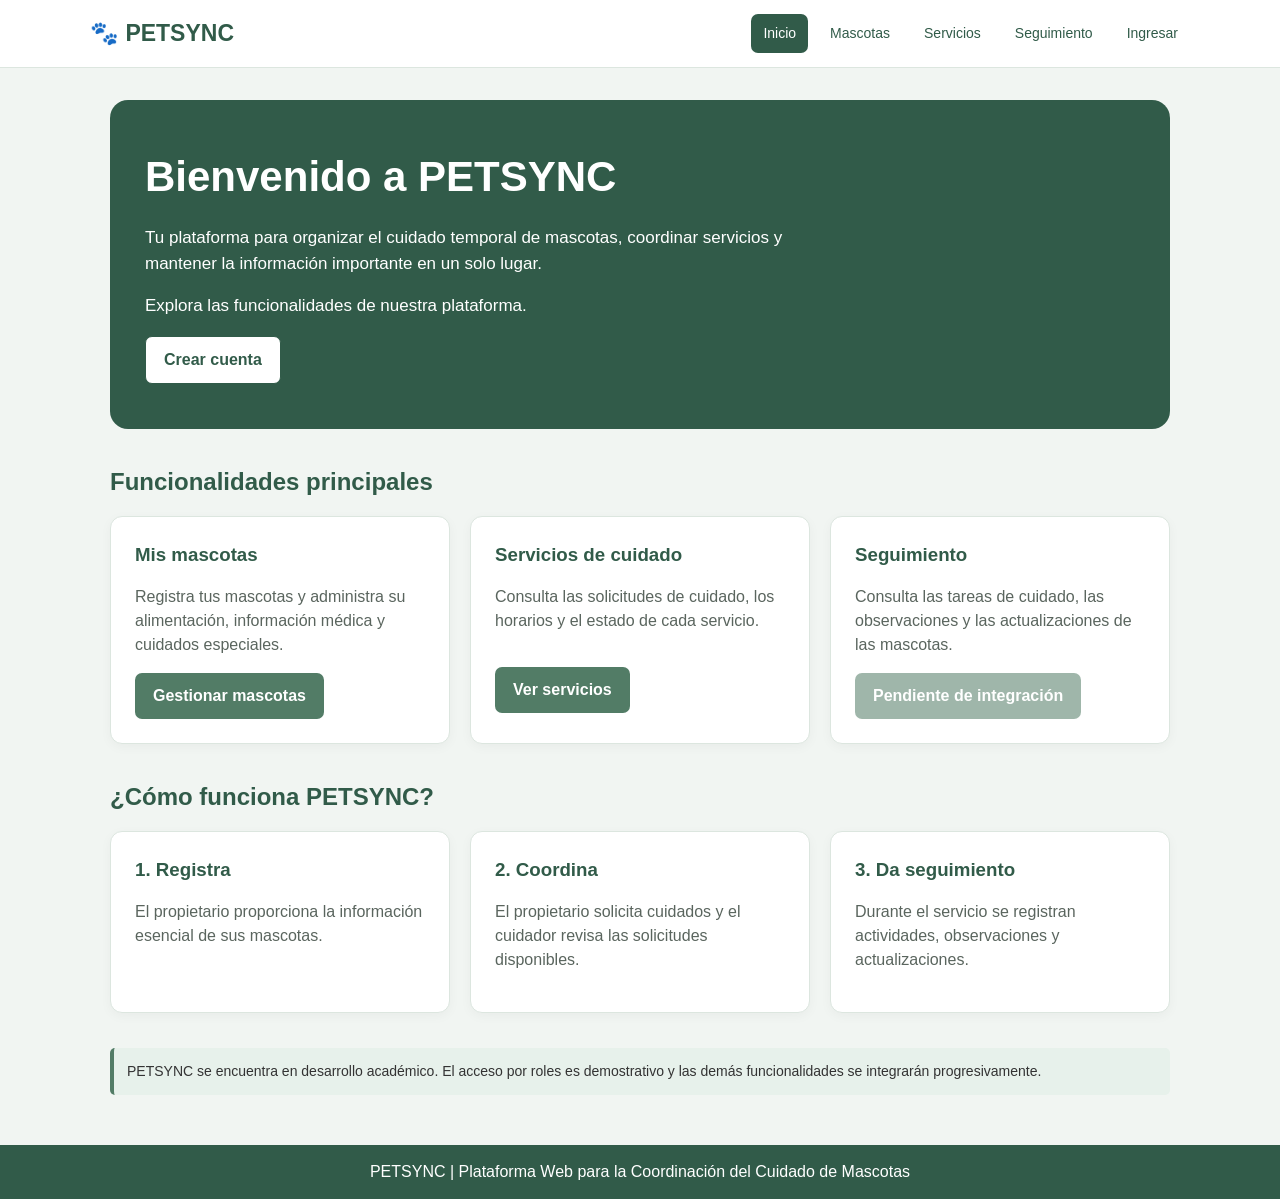
<file: index.html>
<!DOCTYPE html>
<html lang="es">
<head>
    <meta charset="UTF-8">
    <meta name="viewport" content="width=device-width, initial-scale=1.0">
    <title>PETSYNC | Inicio</title>
    <link rel="stylesheet" href="css/petsync.css">
</head>
<body class="petsync">

    <header class="ps-header">
        <a href="index.html" class="ps-logo">🐾 PETSYNC</a>

        <nav class="ps-nav" aria-label="Navegación principal">
            <a href="index.html" class="activo" aria-current="page">Inicio</a>
            <a href="create-mascota.html" data-rol="propietario">Mascotas</a>
            <a href="create-servicios.html">Servicios</a>
            <a href="#seguimiento">Seguimiento</a>
            <a href="login.html" id="accesoDemo">Ingresar</a>
            <button type="button" id="cerrarDemo" class="ps-oculto">Salir</button>
        </nav>
    </header>

    <main class="ps-contenedor">

        <section class="ps-hero">
            <h1 id="saludo">Bienvenido a PETSYNC</h1>
            <p>
                Tu plataforma para organizar el cuidado temporal de mascotas,
                coordinar servicios y mantener la información importante
                en un solo lugar.
            </p>
            <p id="rolActual">
                Explora las funcionalidades de nuestra plataforma.
            </p>
            <div class="ps-acciones">
                <a class="ps-boton ps-boton-secundario" href="registro.html">
                    Crear cuenta
                </a>
            </div>
        </section>

        <section class="ps-seccion" aria-labelledby="tituloServicios">
            <h2 id="tituloServicios">Funcionalidades principales</h2>

            <div class="ps-grid">

                <article class="ps-tarjeta" data-rol="propietario">
                    <h3>Mis mascotas</h3>
                    <p>
                        Registra tus mascotas y administra su alimentación,
                        información médica y cuidados especiales.
                    </p>
                    <a class="ps-boton" href="create-mascota.html">
                        Gestionar mascotas
                    </a>
                </article>

                <article class="ps-tarjeta">
                    <h3>Servicios de cuidado</h3>
                    <p>
                        Consulta las solicitudes de cuidado, los horarios
                        y el estado de cada servicio.
                    </p>
                    <a class="ps-boton" href="create-servicios.html">
                        Ver servicios
                    </a>
                </article>

                <article class="ps-tarjeta" id="seguimiento">
                    <h3>Seguimiento</h3>
                    <p>
                        Consulta las tareas de cuidado, las observaciones
                        y las actualizaciones de las mascotas.
                    </p>
                    <button class="ps-boton" type="button" disabled>
                        Pendiente de integración
                    </button>
                </article>

            </div>
        </section>

        <section class="ps-seccion" aria-labelledby="tituloProceso">
            <h2 id="tituloProceso">¿Cómo funciona PETSYNC?</h2>

            <div class="ps-grid">
                <article class="ps-tarjeta">
                    <h3>1. Registra</h3>
                    <p>
                        El propietario proporciona la información esencial
                        de sus mascotas.
                    </p>
                </article>

                <article class="ps-tarjeta">
                    <h3>2. Coordina</h3>
                    <p>
                        El propietario solicita cuidados y el cuidador
                        revisa las solicitudes disponibles.
                    </p>
                </article>

                <article class="ps-tarjeta">
                    <h3>3. Da seguimiento</h3>
                    <p>
                        Durante el servicio se registran actividades,
                        observaciones y actualizaciones.
                    </p>
                </article>
            </div>
        </section>

        <section class="ps-seccion">
            <div class="ps-aviso">
                PETSYNC se encuentra en desarrollo académico.
                El acceso por roles es demostrativo y las demás
                funcionalidades se integrarán progresivamente.
            </div>
        </section>

    </main>

    <footer class="ps-footer">
        PETSYNC | Plataforma Web para la Coordinación del Cuidado de Mascotas
    </footer>

    <script src="js/petsync.js"></script>
</body>
</html>
</file>
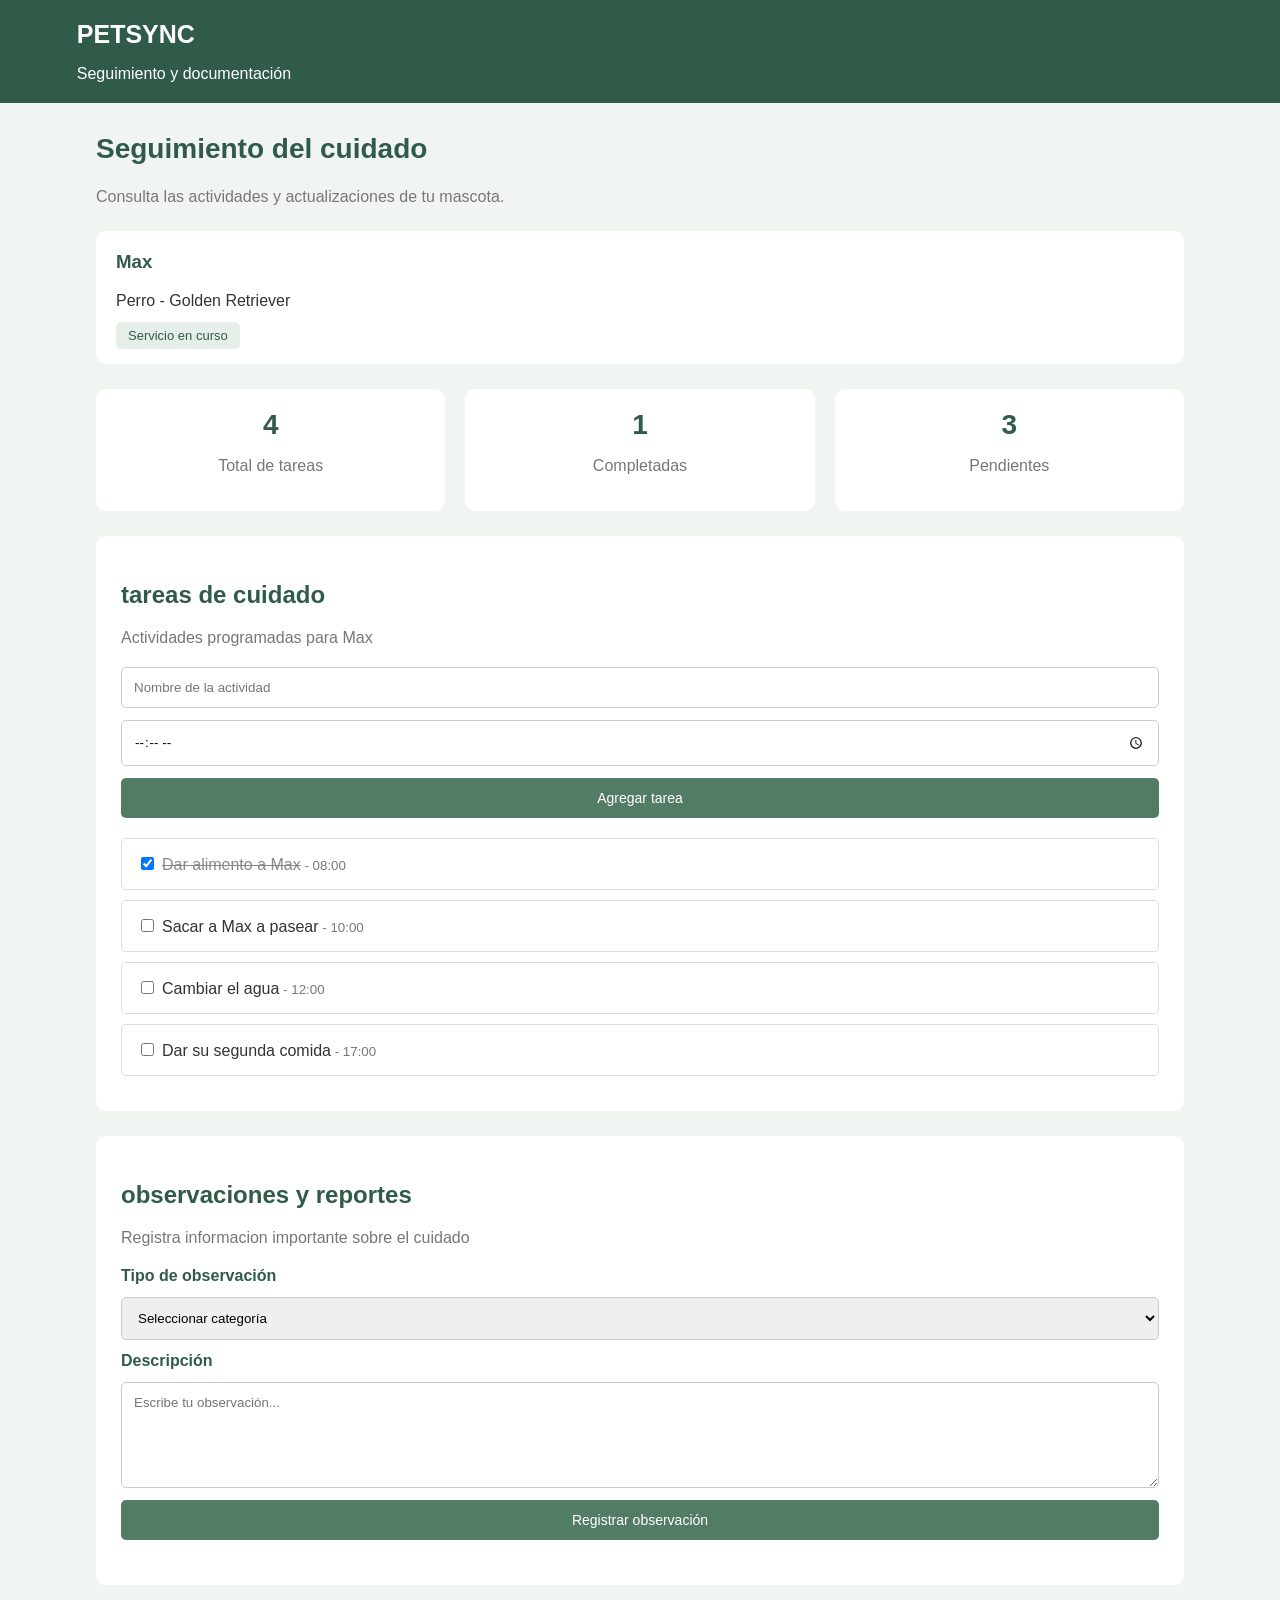
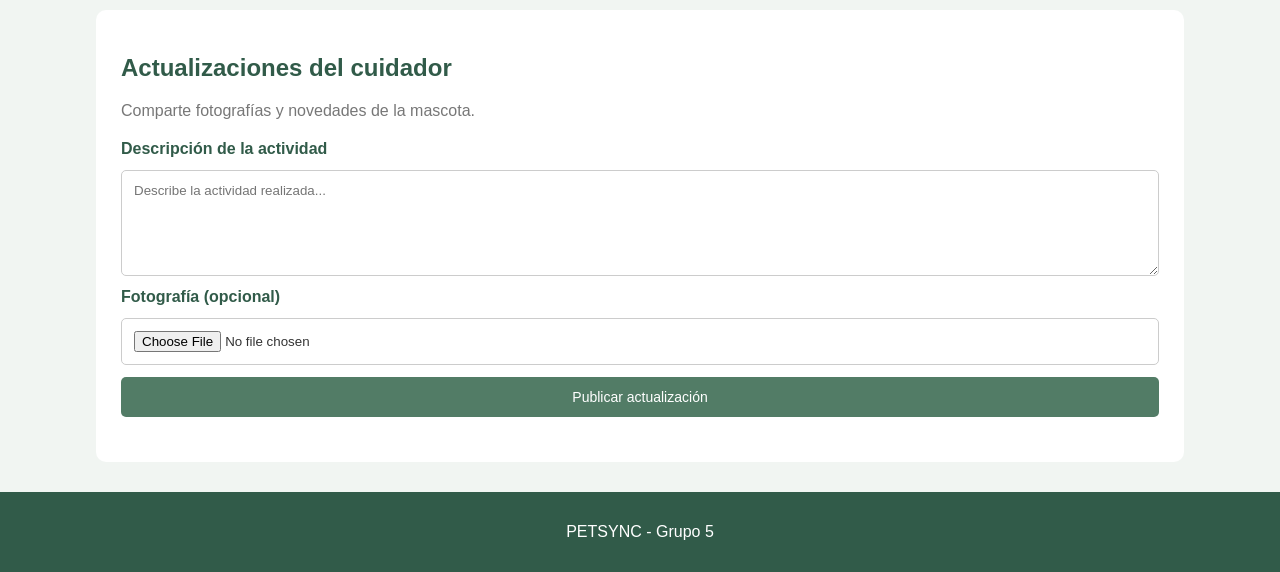
<file: Seguimiento/index.html>
<!DOCTYPE html>
<html lang="es">

<head>
    <meta charset="UTF-8">
    <meta name="viewport" content="width=device-width, initial-scale=1.0">

    <title>PETSYNC Seguimiento</title>

    <link rel="stylesheet" href="css/seguimiento.css">
</head>

<body>

    <!-- Encabezado -->
    <header class="encabezado">
        <h1>PETSYNC</h1>
        <p>Seguimiento y documentación</p>
    </header>

    <main class="contenedor">

        <!-- bienvenida -->
        <section class="bienvenida">
            <h2>Seguimiento del cuidado</h2>
            <p>Consulta las actividades y actualizaciones de tu mascota.</p>
        </section>

        <!-- info mascota -->
        <section class="mascota">
            <h3>Max</h3>
            <p>Perro - Golden Retriever</p>
            <span class="estado">Servicio en curso</span>

        </section>

        <!-- Resumen de tareas -->
        <section class="resumen">
            <div class="tarjeta">
                <h3 id="totalTareas">0</h3>
                <p>Total de tareas</p>
            </div>
            <div class="tarjeta">
                <h3 id="completadas">0</h3>
                <p>Completadas</p>
            </div>
            <div class="tarjeta">
                <h3 id="pendientes">0</h3>
                <p>Pendientes</p>
            </div>

        </section>

        <!-- tareas de cuidado -->

        <section class="seccion">

            <h2>tareas de cuidado</h2>

            <p>Actividades programadas para Max</p>

            <form id="formTarea">

                <input
                    type="text"
                    id="nombreTarea"
                    placeholder="Nombre de la actividad"
                    required
                >

                <input
                    type="time"
                    id="horaTarea"
                    required
                >

                <button type="submit">Agregar tarea</button>

            </form>

            <div id="listaTareas"></div>

        </section>

        <!-- observaciones -->

        <section class="seccion">

            <h2>observaciones y reportes</h2>

            <p>Registra informacion importante sobre el cuidado</p>

            <form id="formReporte">

                <label for="tipoReporte">Tipo de observación</label>

                <select id="tipoReporte" required>

                    <option value="">Seleccionar categoría</option>
                    <option>Alimentación</option>
                    <option>Comportamiento</option>
                    <option>Salud</option>
                    <option>Actividad física</option>
                    <option>Otro</option>

                </select>

                <label for="descripcionReporte">Descripción</label>

                <textarea
                    id="descripcionReporte"
                    placeholder="Escribe tu observación..."
                    required
                ></textarea>

                <button type="submit">Registrar observación</button>

            </form>

            <div id="listaReportes"></div>

        </section>

        <!-- actualizaciones -->

        <section class="seccion">

            <h2>Actualizaciones del cuidador</h2>
            <p>Comparte fotografías y novedades de la mascota.</p>

            <form id="formActualizacion">

                <label for="descripcionActualizacion">
                    Descripción de la actividad
                </label>

                <textarea
                    id="descripcionActualizacion"
                    placeholder="Describe la actividad realizada..."
                    required
                ></textarea>

                <label for="fotoActualizacion">Fotografía (opcional)</label>

                <input
                    type="file"
                    id="fotoActualizacion"
                    accept="image/*"
                >

                <button type="submit">Publicar actualización</button>

            </form>

            <div id="listaActualizaciones"></div>

        </section>

    </main>

    <footer>
        <p>PETSYNC - Grupo 5</p>
    </footer>
    <script src="js/seguimiento.js"></script>

</body>


</html>
</file>
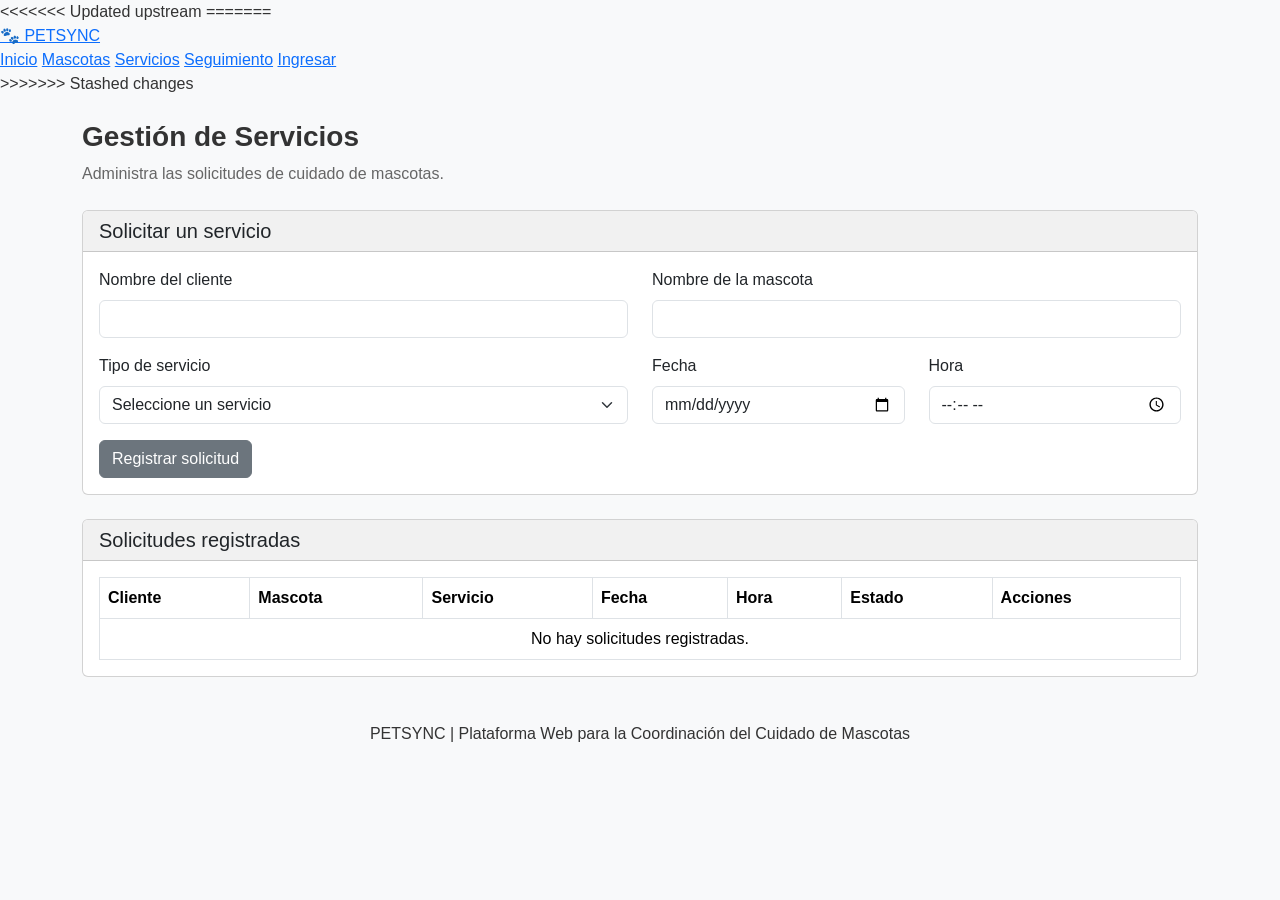
<file: create-servicios.html>
<!DOCTYPE html>
<html lang="es">
<head>
    <meta charset="UTF-8">
    <meta name="viewport" content="width=device-width, initial-scale=1.0">

    <title>Gestión de Servicios</title>

    <link href="https://cdn.jsdelivr.net/npm/bootstrap@5.3.3/dist/css/bootstrap.min.css" rel="stylesheet">
    <link rel="stylesheet" href="css/estilos.css">
</head>

<<<<<<< Updated upstream
<body>
=======
<body class="petsync-integrada pagina-servicios">
<header class="ps-header">
    <a href="inicio.html" class="ps-logo">🐾 PETSYNC</a>
    <nav class="ps-nav" aria-label="Navegación principal">
        <a href="inicio.html">Inicio</a>
        <a href="create-mascota.html">Mascotas</a>
        <a href="create-servicios.html">Servicios</a>
        <a href="seguimiento.html">Seguimiento</a>
        <a href="login.html">Ingresar</a>
    </nav>
</header>
>>>>>>> Stashed changes

    <main class="container mt-4">

        <header class="mb-4">
            <h1>Gestión de Servicios</h1>
            <p>Administra las solicitudes de cuidado de mascotas.</p>
        </header>

        <section class="card mb-4">

            <div class="card-header">
                <h2 class="h5 mb-0">Solicitar un servicio</h2>
            </div>

            <div class="card-body">

                <form id="formularioServicio">

                    <div class="row">

                        <div class="col-md-6 mb-3">
                            <label for="nombreCliente" class="form-label">
                                Nombre del cliente
                            </label>
                            <input type="text" class="form-control"
                                id="nombreCliente" required>
                        </div>

                        <div class="col-md-6 mb-3">
                            <label for="nombreMascota" class="form-label">
                                Nombre de la mascota
                            </label>
                            <input type="text" class="form-control"
                                id="nombreMascota" required>
                        </div>

                        <div class="col-md-6 mb-3">
                            <label for="tipoServicio" class="form-label">
                                Tipo de servicio
                            </label>

                            <select class="form-select" id="tipoServicio" required>
                                <option value="">Seleccione un servicio</option>
                                <option value="Paseo">Paseo</option>
                                <option value="Alimentación">Alimentación</option>
                                <option value="Baño">Baño</option>
                                <option value="Cuidado temporal">Cuidado temporal</option>
                            </select>
                        </div>

                        <div class="col-md-3 mb-3">
                            <label for="fechaServicio" class="form-label">
                                Fecha
                            </label>
                            <input type="date" class="form-control"
                                id="fechaServicio" required>
                        </div>

                        <div class="col-md-3 mb-3">
                            <label for="horaServicio" class="form-label">
                                Hora
                            </label>
                            <input type="time" class="form-control"
                                id="horaServicio" required>
                        </div>

                    </div>

                    <button type="submit" class="btn btn-secondary">
                        Registrar solicitud
                    </button>

                </form>

            </div>
        </section>

        <section class="card">

            <div class="card-header">
                <h2 class="h5 mb-0">Solicitudes registradas</h2>
            </div>

            <div class="card-body">

                <div class="table-responsive">

                    <table class="table table-bordered table-hover">

                        <thead>
                            <tr>
                                <th>Cliente</th>
                                <th>Mascota</th>
                                <th>Servicio</th>
                                <th>Fecha</th>
                                <th>Hora</th>
                                <th>Estado</th>
                                <th>Acciones</th>
                            </tr>
                        </thead>

                        <tbody id="listaSolicitudes">
                            <tr>
                                <td colspan="7" class="text-center">
                                    No hay solicitudes registradas.
                                </td>
                            </tr>
                        </tbody>

                    </table>

                </div>

            </div>
        </section>

    </main>

    <footer class="ps-footer">
        PETSYNC | Plataforma Web para la Coordinación del Cuidado de Mascotas
    </footer>
    
    <script src="js/servicios.js"></script>

</body>
</html>
</file>
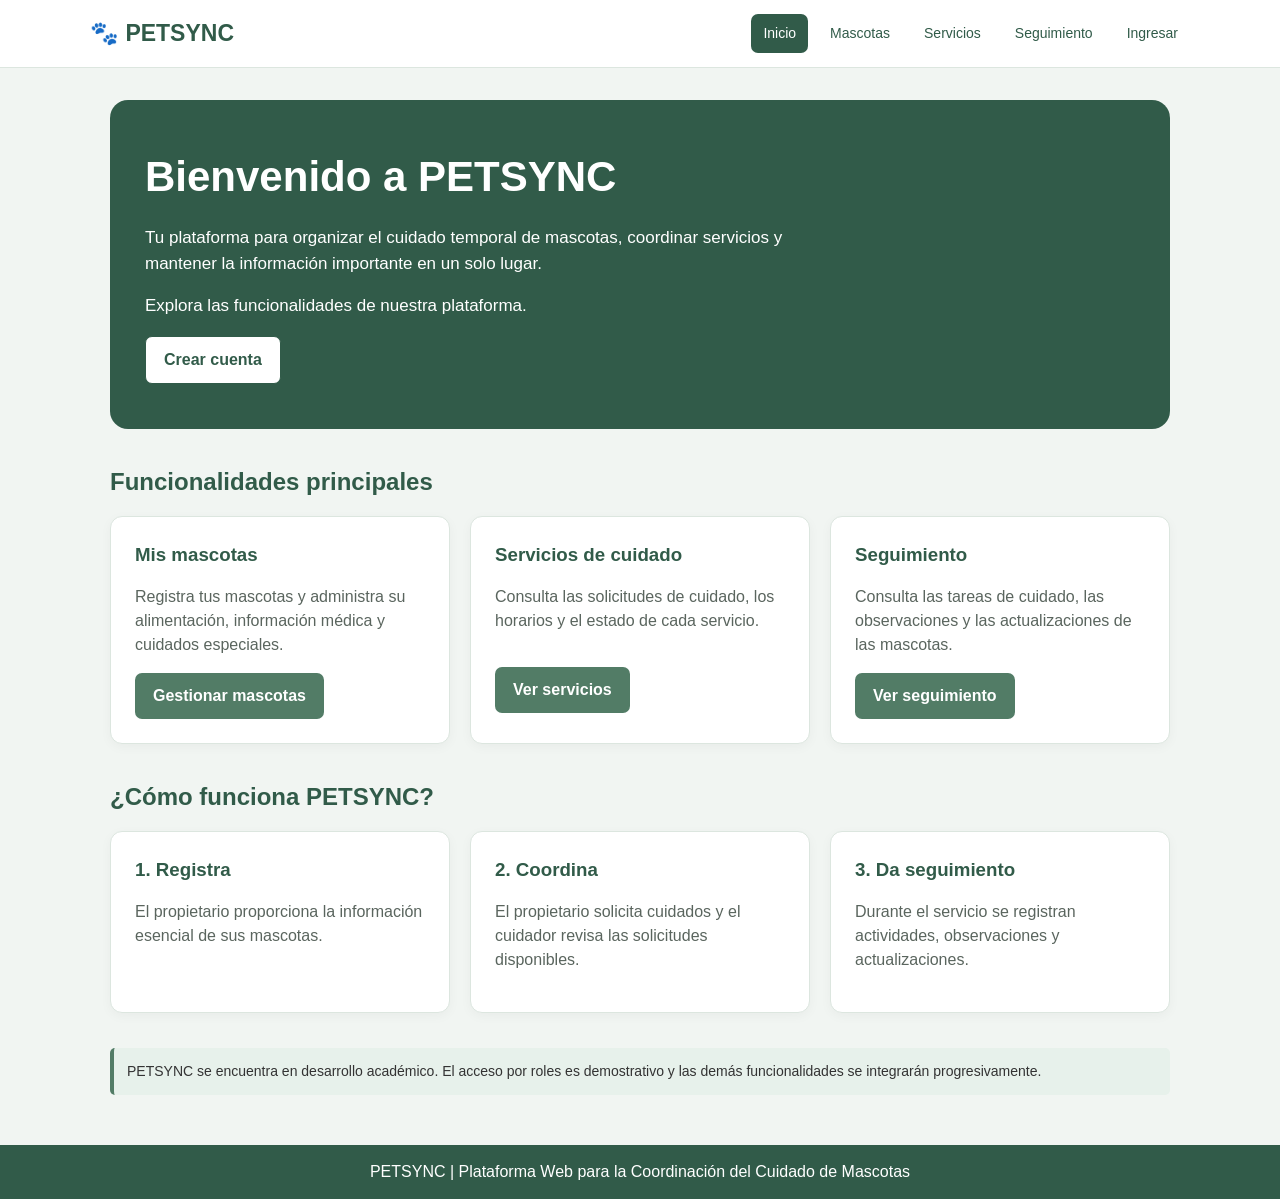
<file: inicio.html>
<!DOCTYPE html>
<html lang="es">
<head>
    <meta charset="UTF-8">
    <meta name="viewport" content="width=device-width, initial-scale=1.0">
    <title>PETSYNC | Inicio</title>
    <link rel="stylesheet" href="css/petsync.css">
</head>
<body class="petsync">

    <header class="ps-header">
        <a href="inicio.html" class="ps-logo">🐾 PETSYNC</a>

        <nav class="ps-nav" aria-label="Navegación principal">
            <a href="inicio.html" class="activo" aria-current="page">Inicio</a>
            <a href="create-mascota.html" data-rol="propietario">Mascotas</a>
            <a href="create-servicios.html">Servicios</a>
            <a href="seguimiento.html">Seguimiento</a>
            <a href="login.html" id="accesoDemo">Ingresar</a>
            <button type="button" id="cerrarDemo" class="ps-oculto">Salir</button>
        </nav>
    </header>

    <main class="ps-contenedor">

        <section class="ps-hero">
            <h1 id="saludo">Bienvenido a PETSYNC</h1>
            <p>
                Tu plataforma para organizar el cuidado temporal de mascotas,
                coordinar servicios y mantener la información importante
                en un solo lugar.
            </p>
            <p id="rolActual">
                Explora las funcionalidades de nuestra plataforma.
            </p>
            <div class="ps-acciones">
                <a class="ps-boton ps-boton-secundario" href="registro.html">
                    Crear cuenta
                </a>
            </div>
        </section>

        <section class="ps-seccion" aria-labelledby="tituloServicios">
            <h2 id="tituloServicios">Funcionalidades principales</h2>

            <div class="ps-grid">

                <article class="ps-tarjeta" data-rol="propietario">
                    <h3>Mis mascotas</h3>
                    <p>
                        Registra tus mascotas y administra su alimentación,
                        información médica y cuidados especiales.
                    </p>
                    <a class="ps-boton" href="create-mascota.html">
                        Gestionar mascotas
                    </a>
                </article>

                <article class="ps-tarjeta">
                    <h3>Servicios de cuidado</h3>
                    <p>
                        Consulta las solicitudes de cuidado, los horarios
                        y el estado de cada servicio.
                    </p>
                    <a class="ps-boton" href="create-servicios.html">
                        Ver servicios
                    </a>
                </article>

                <article class="ps-tarjeta" id="seguimiento">
                    <h3>Seguimiento</h3>
                    <p>
                        Consulta las tareas de cuidado, las observaciones
                        y las actualizaciones de las mascotas.
                    </p>
                    <a class="ps-boton" href="seguimiento.html">
                        Ver seguimiento
                    </a>
                </article>

            </div>
        </section>

        <section class="ps-seccion" aria-labelledby="tituloProceso">
            <h2 id="tituloProceso">¿Cómo funciona PETSYNC?</h2>

            <div class="ps-grid">
                <article class="ps-tarjeta">
                    <h3>1. Registra</h3>
                    <p>
                        El propietario proporciona la información esencial
                        de sus mascotas.
                    </p>
                </article>

                <article class="ps-tarjeta">
                    <h3>2. Coordina</h3>
                    <p>
                        El propietario solicita cuidados y el cuidador
                        revisa las solicitudes disponibles.
                    </p>
                </article>

                <article class="ps-tarjeta">
                    <h3>3. Da seguimiento</h3>
                    <p>
                        Durante el servicio se registran actividades,
                        observaciones y actualizaciones.
                    </p>
                </article>
            </div>
        </section>

        <section class="ps-seccion">
            <div class="ps-aviso">
                PETSYNC se encuentra en desarrollo académico.
                El acceso por roles es demostrativo y las demás
                funcionalidades se integrarán progresivamente.
            </div>
        </section>

    </main>

    <footer class="ps-footer">
        PETSYNC | Plataforma Web para la Coordinación del Cuidado de Mascotas
    </footer>

    <script src="js/petsync.js"></script>
</body>
</html>
</file>
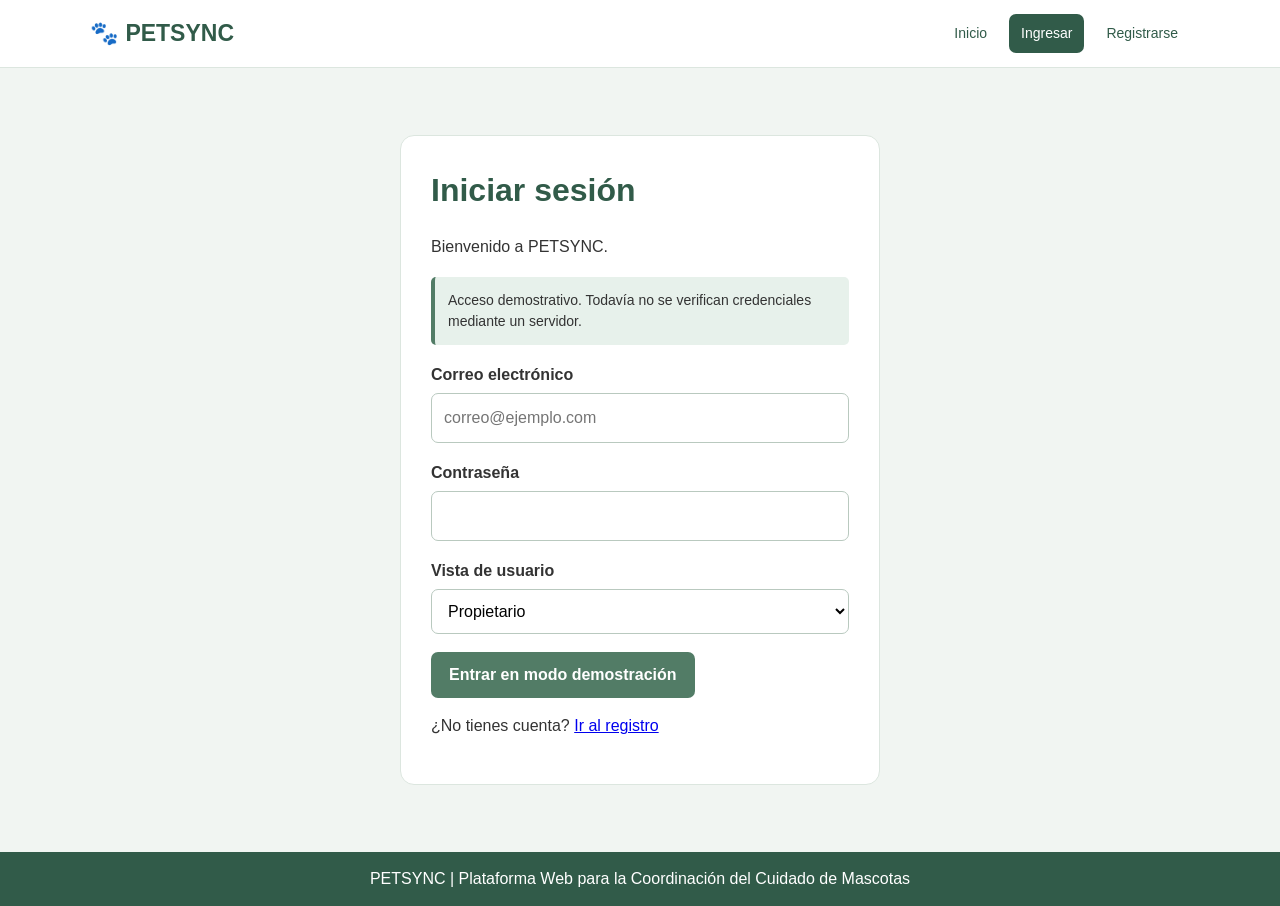
<file: login.html>
<!DOCTYPE html>
<html lang="es">
<head>
    <meta charset="UTF-8">
    <meta name="viewport" content="width=device-width, initial-scale=1.0">
    <title>PETSYNC | Iniciar sesión</title>
    <link rel="stylesheet" href="css/petsync.css">
</head>
<body class="petsync">

    <header class="ps-header">
        <a href="inicio.html" class="ps-logo">🐾 PETSYNC</a>
        <nav class="ps-nav" aria-label="Navegación principal">
            <a href="inicio.html">Inicio</a>
            <a href="login.html" class="activo" aria-current="page">Ingresar</a>
            <a href="registro.html">Registrarse</a>
        </nav>
    </header>

    <main class="ps-contenedor">
        <form id="formLogin" class="ps-formulario">
            <h1>Iniciar sesión</h1>
            <p>Bienvenido a PETSYNC.</p>

            <div class="ps-aviso">
                Acceso demostrativo. Todavía no se verifican
                credenciales mediante un servidor.
            </div>

            <div class="ps-campo">
                <label for="correo">Correo electrónico</label>
                <input type="email" id="correo" name="correo"
                       placeholder="correo@ejemplo.com"
                       autocomplete="email" required>
            </div>

            <div class="ps-campo">
                <label for="clave">Contraseña</label>
                <input type="password" id="clave" name="clave"
                       minlength="8" autocomplete="current-password"
                       required>
            </div>

            <div class="ps-campo">
                <label for="rol">Vista de usuario</label>
                <select id="rol" name="rol" required>
                    <option value="propietario">Propietario</option>
                    <option value="cuidador">Cuidador</option>
                </select>
            </div>

            <button class="ps-boton" type="submit">
                Entrar en modo demostración
            </button>

            <p>
                ¿No tienes cuenta?
                <a href="registro.html">Ir al registro</a>
            </p>
        </form>
    </main>

    <footer class="ps-footer">
        PETSYNC | Plataforma Web para la Coordinación del Cuidado de Mascotas
    </footer>

    <script src="js/petsync.js"></script>
</body>
</html>
</file>
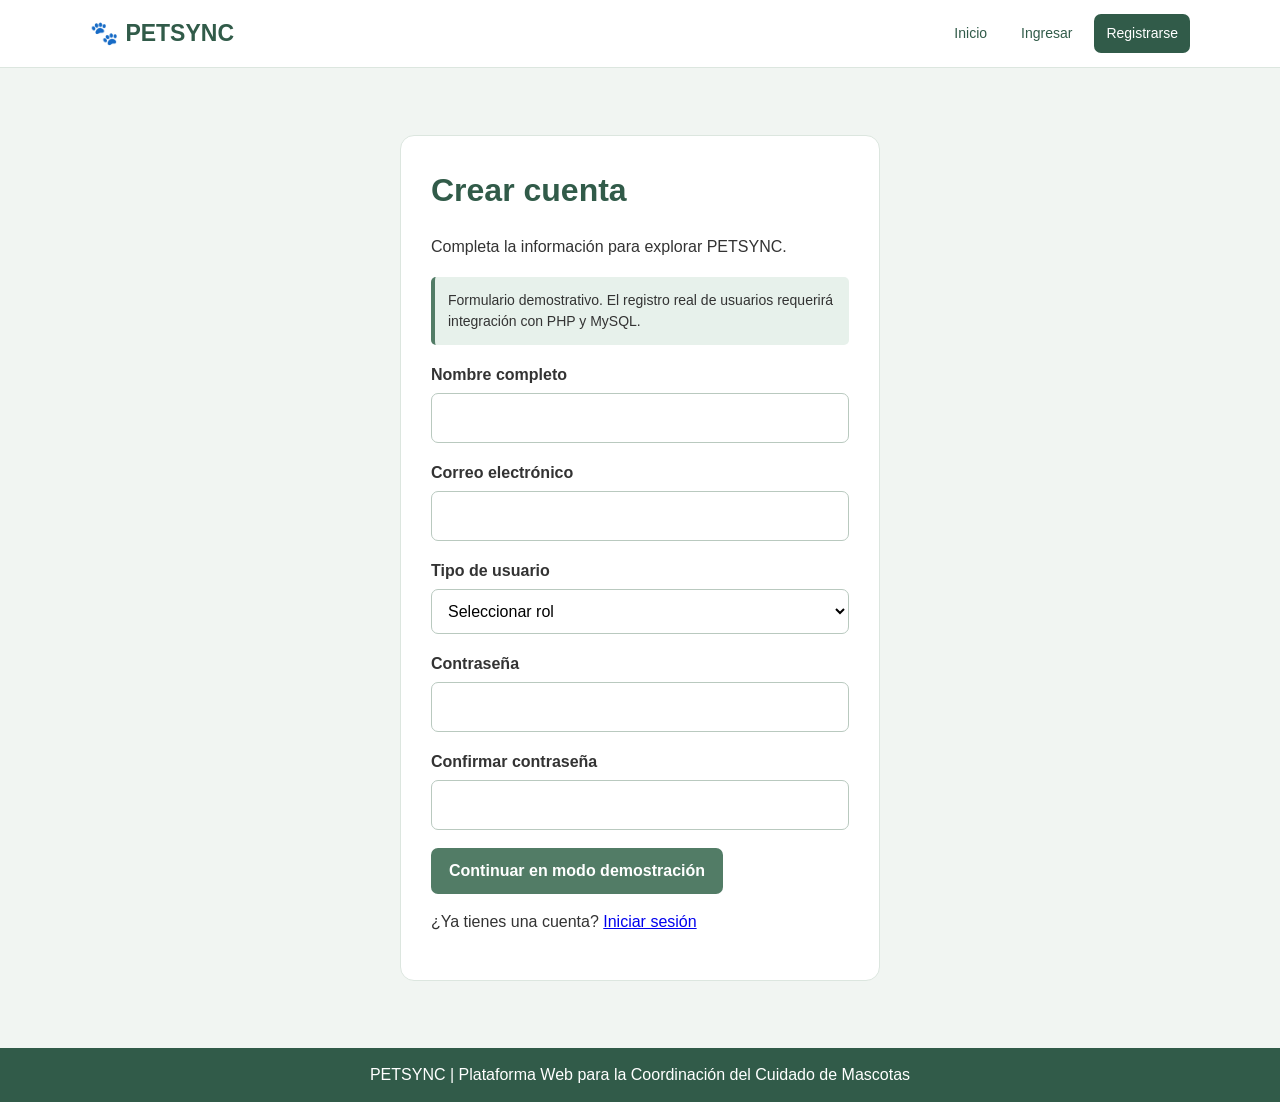
<file: registro.html>
<!DOCTYPE html>
<html lang="es">
<head>
    <meta charset="UTF-8">
    <meta name="viewport" content="width=device-width, initial-scale=1.0">
    <title>PETSYNC | Registro</title>
    <link rel="stylesheet" href="css/petsync.css">
</head>
<body class="petsync">

    <header class="ps-header">
        <a href="inicio.html" class="ps-logo">🐾 PETSYNC</a>
        <nav class="ps-nav" aria-label="Navegación principal">
            <a href="inicio.html">Inicio</a>
            <a href="login.html">Ingresar</a>
            <a href="registro.html" class="activo" aria-current="page">
                Registrarse
            </a>
        </nav>
    </header>

    <main class="ps-contenedor">
        <form id="formRegistro" class="ps-formulario">
            <h1>Crear cuenta</h1>
            <p>Completa la información para explorar PETSYNC.</p>

            <div class="ps-aviso">
                Formulario demostrativo. El registro real de usuarios
                requerirá integración con PHP y MySQL.
            </div>

            <div class="ps-campo">
                <label for="nombre">Nombre completo</label>
                <input type="text" id="nombre" name="nombre"
                       maxlength="100" autocomplete="name" required>
            </div>

            <div class="ps-campo">
                <label for="correo">Correo electrónico</label>
                <input type="email" id="correo" name="correo"
                       autocomplete="email" required>
            </div>

            <div class="ps-campo">
                <label for="rol">Tipo de usuario</label>
                <select id="rol" name="rol" required>
                    <option value="">Seleccionar rol</option>
                    <option value="propietario">Propietario</option>
                    <option value="cuidador">Cuidador</option>
                </select>
            </div>

            <div class="ps-campo">
                <label for="clave">Contraseña</label>
                <input type="password" id="clave" name="clave"
                       minlength="8" autocomplete="new-password" required>
            </div>

            <div class="ps-campo">
                <label for="confirmacion">Confirmar contraseña</label>
                <input type="password" id="confirmacion"
                       name="confirmacion" minlength="8"
                       autocomplete="new-password" required>
            </div>

            <p id="mensajeRegistro" class="ps-aviso ps-oculto"
               role="alert"></p>

            <button class="ps-boton" type="submit">
                Continuar en modo demostración
            </button>

            <p>
                ¿Ya tienes una cuenta?
                <a href="login.html">Iniciar sesión</a>
            </p>
        </form>
    </main>

    <footer class="ps-footer">
        PETSYNC | Plataforma Web para la Coordinación del Cuidado de Mascotas
    </footer>

    <script src="js/petsync.js"></script>
</body>
</html>
</file>
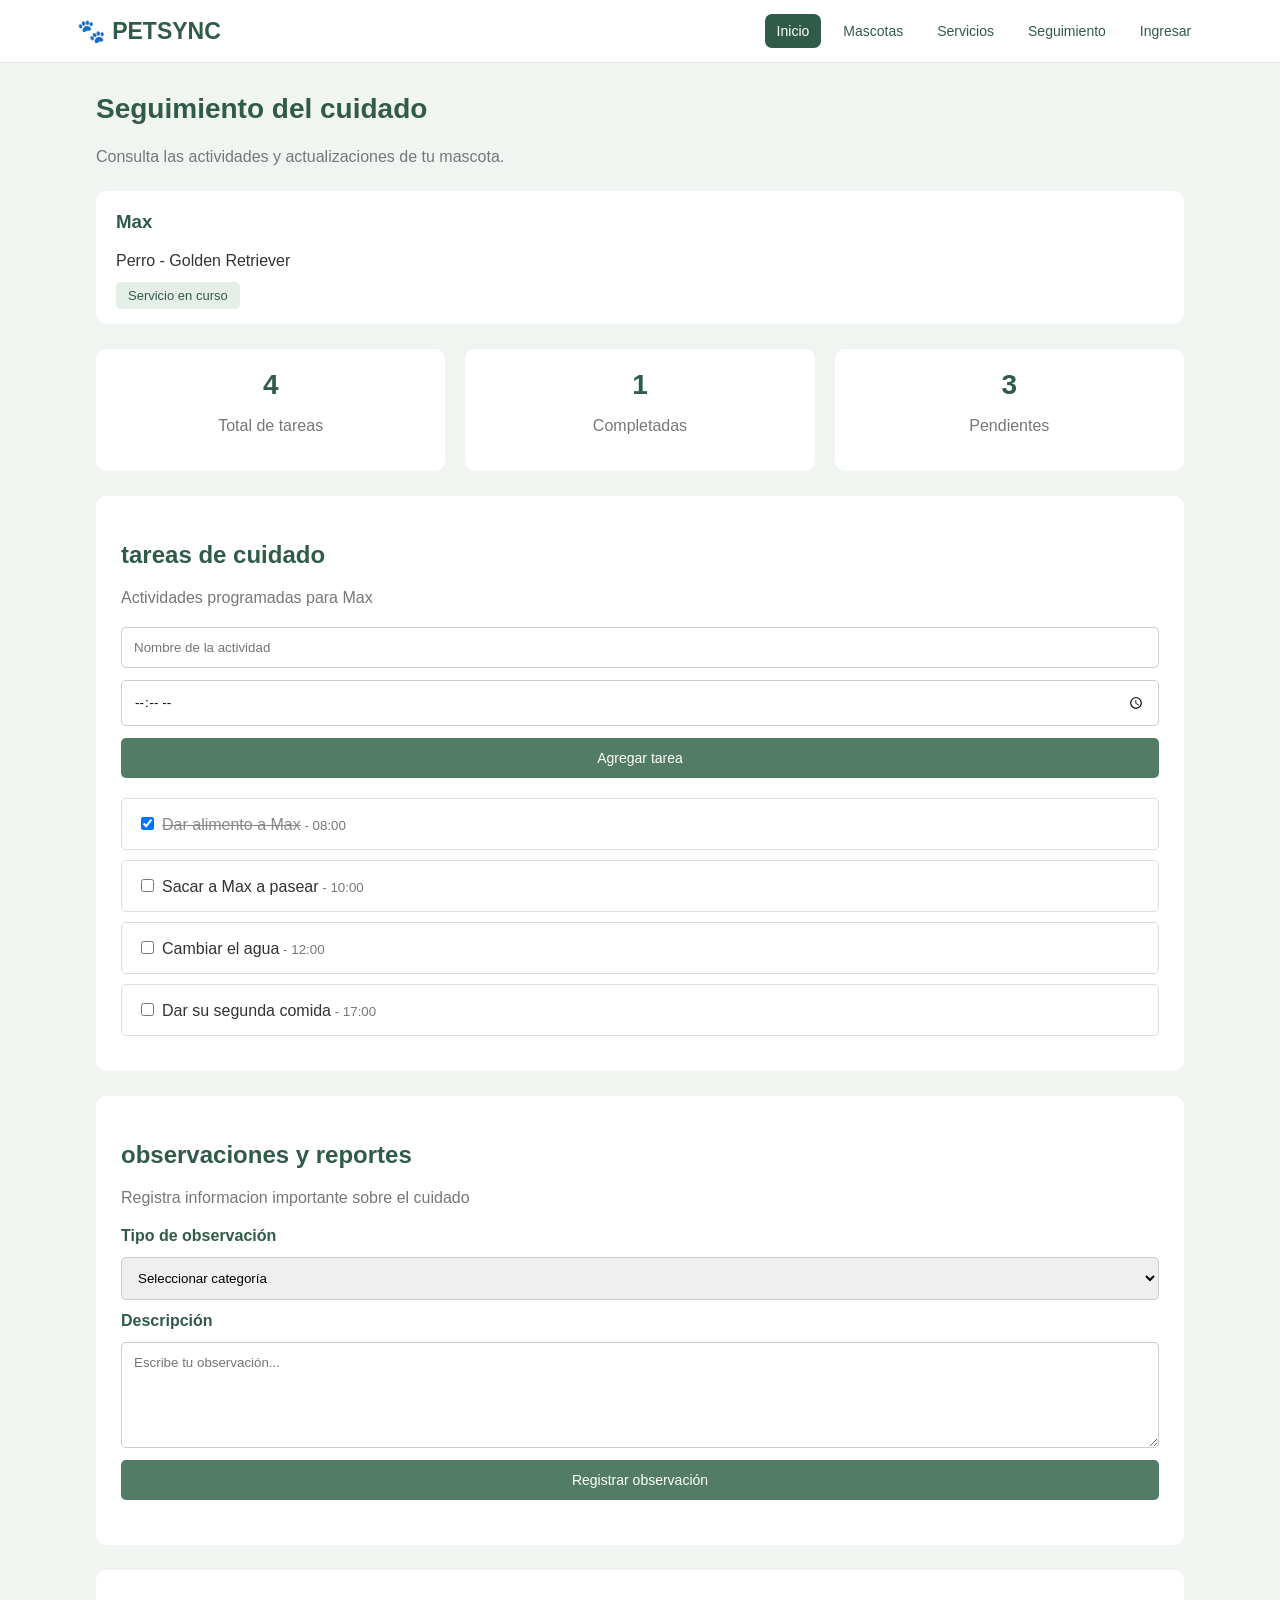
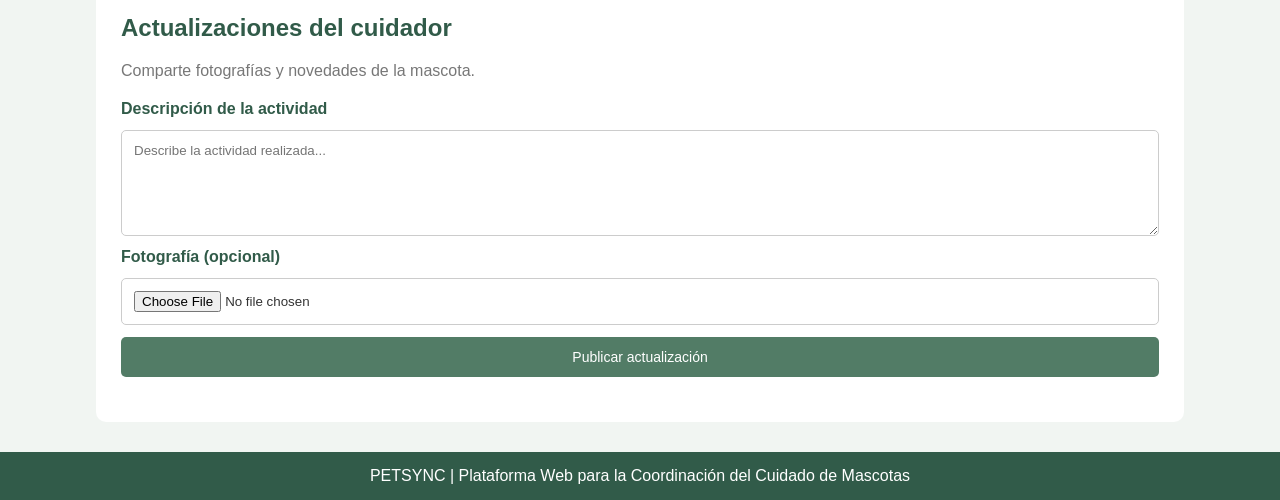
<file: seguimiento.html>
<!DOCTYPE html>
<html lang="es">

<head>
    <meta charset="UTF-8">
    <meta name="viewport" content="width=device-width, initial-scale=1.0">

    <title>PETSYNC Seguimiento</title>

    <link rel="stylesheet" href="css/seguimiento.css">
</head>
    <header class="ps-header">
        <a href="inicio.html" class="ps-logo">🐾 PETSYNC</a>

        <nav class="ps-nav" aria-label="Navegación principal">
            <a href="inicio.html" class="activo" aria-current="page">Inicio</a>
            <a href="create-mascota.html" data-rol="propietario">Mascotas</a>
            <a href="create-servicios.html">Servicios</a>
            <a href="seguimiento.html">Seguimiento</a>
            <a href="login.html" id="accesoDemo">Ingresar</a>
            <button type="button" id="cerrarDemo" class="ps-oculto">Salir</button>
        </nav>
    </header>
<body>

    <main class="contenedor">

        <!-- bienvenida -->
        <section class="bienvenida">
            <h2>Seguimiento del cuidado</h2>
            <p>Consulta las actividades y actualizaciones de tu mascota.</p>
        </section>

        <!-- info mascota -->
        <section class="mascota">
            <h3>Max</h3>
            <p>Perro - Golden Retriever</p>
            <span class="estado">Servicio en curso</span>

        </section>

        <!-- Resumen de tareas -->
        <section class="resumen">
            <div class="tarjeta">
                <h3 id="totalTareas">0</h3>
                <p>Total de tareas</p>
            </div>
            <div class="tarjeta">
                <h3 id="completadas">0</h3>
                <p>Completadas</p>
            </div>
            <div class="tarjeta">
                <h3 id="pendientes">0</h3>
                <p>Pendientes</p>
            </div>

        </section>

        <!-- tareas de cuidado -->

        <section class="seccion">

            <h2>tareas de cuidado</h2>

            <p>Actividades programadas para Max</p>

            <form id="formTarea">

                <input
                    type="text"
                    id="nombreTarea"
                    placeholder="Nombre de la actividad"
                    required
                >

                <input
                    type="time"
                    id="horaTarea"
                    required
                >

                <button type="submit">Agregar tarea</button>

            </form>

            <div id="listaTareas"></div>

        </section>

        <!-- observaciones -->

        <section class="seccion">

            <h2>observaciones y reportes</h2>

            <p>Registra informacion importante sobre el cuidado</p>

            <form id="formReporte">

                <label for="tipoReporte">Tipo de observación</label>

                <select id="tipoReporte" required>

                    <option value="">Seleccionar categoría</option>
                    <option>Alimentación</option>
                    <option>Comportamiento</option>
                    <option>Salud</option>
                    <option>Actividad física</option>
                    <option>Otro</option>

                </select>

                <label for="descripcionReporte">Descripción</label>

                <textarea
                    id="descripcionReporte"
                    placeholder="Escribe tu observación..."
                    required
                ></textarea>

                <button type="submit">Registrar observación</button>

            </form>

            <div id="listaReportes"></div>

        </section>

        <!-- actualizaciones -->

        <section class="seccion">

            <h2>Actualizaciones del cuidador</h2>
            <p>Comparte fotografías y novedades de la mascota.</p>

            <form id="formActualizacion">

                <label for="descripcionActualizacion">
                    Descripción de la actividad
                </label>

                <textarea
                    id="descripcionActualizacion"
                    placeholder="Describe la actividad realizada..."
                    required
                ></textarea>

                <label for="fotoActualizacion">Fotografía (opcional)</label>

                <input
                    type="file"
                    id="fotoActualizacion"
                    accept="image/*"
                >

                <button type="submit">Publicar actualización</button>

            </form>

            <div id="listaActualizaciones"></div>

        </section>

    </main>

    <footer class="ps-footer">
        PETSYNC | Plataforma Web para la Coordinación del Cuidado de Mascotas
    </footer>
    
    <script src="js/seguimiento.js"></script>

</body>


</html>
</file>
<file: css/petsync.css>
:root {
    --verde: #315b49;
    --verde-claro: #527c66;
    --fondo: #f1f5f2;
    --blanco: #ffffff;
    --texto: #333333;
    --borde: #dce6df;
}

* {
    box-sizing: border-box;
}

body.petsync {
    margin: 0;
    padding: 0;
    font-family: Arial, Helvetica, sans-serif;
    color: var(--texto);
    background: var(--fondo);
    line-height: 1.5;
}

.ps-header {
    background: var(--blanco);
    border-bottom: 1px solid var(--borde);
    padding: 14px max(20px, calc((100% - 1100px) / 2));
    display: flex;
    align-items: center;
    justify-content: space-between;
    gap: 20px;
    flex-wrap: wrap;
}

.ps-logo {
    color: var(--verde);
    font-size: 23px;
    font-weight: bold;
    text-decoration: none;
}

.ps-nav {
    display: flex;
    align-items: center;
    flex-wrap: wrap;
    gap: 10px;
}

.ps-nav a,
.ps-nav button {
    display: inline-block;
    padding: 9px 12px;
    color: var(--verde);
    background: transparent;
    border: none;
    border-radius: 7px;
    text-decoration: none;
    font: inherit;
    font-size: 14px;
    cursor: pointer;
}

.ps-nav a:hover,
.ps-nav button:hover {
    background: var(--fondo);
}

.ps-nav .activo {
    background: var(--verde);
    color: white;
}

.ps-contenedor {
    max-width: 1100px;
    margin: 0 auto;
    padding: 32px 20px;
}

.ps-hero {
    padding: 45px 35px;
    background: var(--verde);
    border-radius: 18px;
    color: white;
}

.ps-hero h1 {
    margin: 0 0 12px;
    color: white;
    font-size: clamp(28px, 4vw, 42px);
}

.ps-hero p {
    max-width: 680px;
    font-size: 17px;
}

.ps-seccion {
    margin-top: 35px;
}

.ps-seccion h2 {
    color: var(--verde);
    margin-bottom: 16px;
}

.ps-grid {
    display: grid;
    grid-template-columns: repeat(3, minmax(0, 1fr));
    gap: 20px;
}

.ps-tarjeta {
    background: var(--blanco);
    border: 1px solid var(--borde);
    border-radius: 12px;
    padding: 24px;
    box-shadow: 0 3px 12px rgba(0, 0, 0, .04);
}

.ps-tarjeta h3 {
    margin: 0 0 12px;
    color: var(--verde);
}

.ps-tarjeta p {
    min-height: 66px;
    color: #5a655e;
}

.ps-boton {
    display: inline-block;
    background: var(--verde-claro);
    color: white;
    border: none;
    border-radius: 7px;
    padding: 11px 18px;
    font: inherit;
    font-weight: bold;
    text-decoration: none;
    cursor: pointer;
}

.ps-boton:hover {
    background: var(--verde);
    color: white;
}

.ps-boton-secundario {
    background: white;
    color: var(--verde);
    border: 1px solid var(--verde);
}

.ps-boton-secundario:hover {
    background: var(--fondo);
    color: var(--verde);
}

.ps-boton:disabled {
    opacity: .55;
    cursor: not-allowed;
}

.ps-formulario {
    max-width: 480px;
    margin: 35px auto;
    padding: 30px;
    background: white;
    border: 1px solid var(--borde);
    border-radius: 14px;
}

.ps-formulario h1 {
    margin-top: 0;
    color: var(--verde);
}

.ps-campo {
    margin-bottom: 18px;
}

.ps-campo label {
    display: block;
    margin-bottom: 6px;
    font-weight: bold;
}

.ps-campo input,
.ps-campo select {
    display: block;
    width: 100%;
    padding: 12px;
    border: 1px solid #b9c9bf;
    border-radius: 7px;
    background: white;
    font: inherit;
}

.ps-campo input:focus,
.ps-campo select:focus {
    outline: 2px solid var(--verde-claro);
    outline-offset: 1px;
}

.ps-aviso {
    padding: 13px;
    background: #e7f1eb;
    border-left: 4px solid var(--verde-claro);
    border-radius: 5px;
    margin: 18px 0;
    font-size: 14px;
}

.ps-acciones {
    display: flex;
    flex-wrap: wrap;
    gap: 12px;
    align-items: center;
}

.ps-footer {
    background-color: #315b49;
    color: white;
    text-align: center;
    padding: 15px;
}

.ps-oculto {
    display: none !important;
}

@media (max-width: 760px) {
    .ps-header {
        padding: 15px;
    }

    .ps-grid {
        grid-template-columns: 1fr;
    }

    .ps-hero {
        padding: 30px 22px;
    }

    .ps-formulario {
        margin: 20px auto;
        padding: 22px;
    }
}
body.petsync-integrada {
    margin: 0;
    padding: 0;
    background-color: #f1f5f2;
}

body.petsync-integrada > h2 {
    text-align: center;
    margin-top: 25px;
}

body.petsync-integrada .ps-header {
    width: 100%;
}

body.petsync-integrada .ps-header a {
    text-decoration: none;
}

body.petsync-integrada .ps-header .ps-logo {
    color: #315b49;
}
body.petsync-integrada {
    margin: 0;
    padding: 0;
    background-color: #f1f5f2;
}

body.petsync-integrada > h2 {
    text-align: center;
    margin-top: 25px;
}

body.petsync-integrada .ps-header {
    width: 100%;
}

body.petsync-integrada .ps-header a {
    text-decoration: none;
}

body.petsync-integrada .ps-header .ps-logo {
    color: #315b49;
}
/* Ajustes de integración visual PETSYNC */

body.petsync-integrada {
    background-color: #f1f5f2;
    font-family: Arial, Helvetica, sans-serif;
    color: #333333;
}

body.petsync-integrada h1,
body.petsync-integrada h2,
body.petsync-integrada h3 {
    color: #315b49;
}

body.petsync-integrada .card {
    background-color: white;
    border: 1px solid #dce6df;
    border-radius: 10px;
}

body.petsync-integrada .card-header {
    background-color: #e7f1eb;
    color: #315b49;
}

body.petsync-integrada .btn-secondary {
    background-color: #527c66;
    border-color: #527c66;
}

body.petsync-integrada .btn-secondary:hover {
    background-color: #315b49;
    border-color: #315b49;
}

body.petsync-integrada .ps-header {
    background-color: white;
}

body.petsync-integrada .ps-nav a {
    color: #315b49;
}

body.petsync-integrada .ps-nav a:hover {
    background-color: #f1f5f2;
}

/* ===================================
   MODULO DE GESTION DE MASCOTAS
   =================================== */
/* Diseño general */
body.pagina-mascotas {
    font-family: Arial, Helvetica, sans-serif;
    background-color: #f1f5f2;
    color: #333;
    margin: 0;
    padding: 20px;
}

/* Título principal */
body.pagina-mascotas h1 {
    text-align: center;
    color: #315b49;
}

/* Títulos de secciones */
body.pagina-mascotas h2, body.pagina-mascotas h3, body.pagina-mascotas h4 {
    color: #315b49;
}

/* Formulario */
body.pagina-mascotas form {
    background-color: white;
    max-width: 600px;
    margin: 20px auto;
    padding: 25px;
    border-radius: 10px;
}

/* Etiquetas */
body.pagina-mascotas label {
    display: block;
    margin-bottom: 5px;
    font-weight: bold;
}

/* Campos */
body.pagina-mascotas input, body.pagina-mascotas select, body.pagina-mascotas textarea {
    width: 100%;
    padding: 10px;
    margin-bottom: 15px;
    border: 1px solid #cbd5ce;
    border-radius: 5px;
    box-sizing: border-box;
}

/* Botones */
body.pagina-mascotas button {
    background-color: #527c66;
    color: white;
    border: none;
    padding: 10px 15px;
    border-radius: 5px;
    cursor: pointer;
}

/* Efecto del botón */
body.pagina-mascotas button:hover {
    background-color: #315b49;
}

/* Contenedor de fichas */
body.pagina-mascotas #listaMascotas {
    margin: 20px;
}

/* Tarjeta de mascota */
body.pagina-mascotas .ficha {
    background-color: white;
    max-width: 450px;
    padding: 25px;
    margin: 20px;
    border-radius: 15px;
    border: 1px solid #e0e8e3;
    box-shadow: 0 3px 10px rgba(0, 0, 0, 0.1);
}

/* Fotografía */
body.pagina-mascotas .ficha img {
    width: 150px;
    height: 150px;
    object-fit: cover;
    border-radius: 12px;
}

/* Nombre de la mascota */
body.pagina-mascotas .ficha h3 {
    color: #315f4d;
    font-size: 25px;
}

/* Títulos de las secciones */
body.pagina-mascotas .ficha h4 {
    color: #477d65;
    font-size: 20px;
    margin-top: 25px;
}

/* Información */
body.pagina-mascotas .ficha p {
    font-size: 15px;
    margin: 8px 0;
    line-height: 1.5;
}

/* ===================================
   MODULO DE GESTION DE SERVICIOS
   =================================== */

body.pagina-servicios {
    background-color: #f8f9fa;
    font-family: Arial, sans-serif;
    color: #333;
}

body.pagina-servicios header h1 {
    font-size: 28px;
    font-weight: bold;
}

body.pagina-servicios header p {
    color: #666;
    margin-top: 8px;
}

body.pagina-servicios .card {
    border-radius: 6px;
}

body.pagina-servicios .card-header {
    background-color: #f1f1f1;
}

body.pagina-servicios .form-label {
    font-weight: 500;
}

body.pagina-servicios .table {
    margin-bottom: 0;
}

body.pagina-servicios .btn {
    min-width: 100px;
}


/* ===================================
   AJUSTES FINALES DE INTEGRACION
   =================================== */

body.pagina-mascotas {
    padding: 0;
}

body.pagina-servicios {
    background-color: #f1f5f2;
}

body.pagina-servicios .card-header {
    background-color: #e7f1eb;
    color: #315b49;
}

body.pagina-servicios .btn-secondary {
    background-color: #527c66;
    border-color: #527c66;
}

body.pagina-servicios .btn-secondary:hover {
    background-color: #315b49;
    border-color: #315b49;
}

body.pagina-servicios {
    min-height: 100vh;
    display: flex;
    flex-direction: column;
}

body.pagina-servicios main {
    flex: 1;
}

/* footer */
footer,
.ps-footer {
    background-color: #315b49;
    color: white;
    text-align: center;
    padding: 15px;
    margin-top: 0;
    border-top: none;
}
</file>
<file: Seguimiento/css/seguimiento.css>
/* diseño general */

body {
    margin: 0;
    font-family: Arial, sans-serif;
    background-color: #f1f5f2;
    color: #333;
}

/* ENCABEZADO */
.encabezado {
    background-color: #315b49;
    color: white;
    padding: 20px 6%;
}
.encabezado h1 {
    margin: 0;
    font-size: 25px;
}
.encabezado p {
    margin-bottom: 0;
}

/* contenedor */
.contenedor {
    width: 85%;
    max-width: 1100px;
    margin: 30px auto;
}

/* BIENVENIDA */

.bienvenida {
    margin-bottom: 25px;
}

.bienvenida h2 {
    color: #315b49;
    font-size: 28px;
}

.bienvenida p {
    color: #777;
}

/* MASCOTA */

.mascota {
    background-color: white;
    padding: 20px;
    border-radius: 10px;
    margin-bottom: 25px;
}

.mascota h3 {
    color: #315b49;
    margin-top: 0;
}

.estado {
    background-color: #e5eee7;
    color: #315b49;
    padding: 6px 12px;
    border-radius: 5px;
    font-size: 13px;
}

/* RESUMEN */

.resumen {
    display: flex;
    gap: 20px;
    margin-bottom: 25px;
}
.tarjeta {
    background-color: white;
    padding: 20px;
    border-radius: 10px;
    flex: 1;
    text-align: center;
}

.tarjeta h3 {
    color: #315b49;
    font-size: 28px;
    margin: 0;
}

.tarjeta p {
    color: #777;
}

/* SECCIONES */

.seccion {
    background-color: white;
    padding: 25px;
    border-radius: 10px;
    margin-bottom: 25px;
}

.seccion h2 {
    color: #315b49;
}

.seccion p {
    color: #777;
}

/* formularios */
form {
    display: flex;
    flex-direction: column;
    gap: 12px;
    margin-top: 20px;
    margin-bottom: 20px;
}

input, select, textarea {
    padding: 12px;
    border: 1px solid #ccc;
    border-radius: 5px;
    font-family: Arial, sans-serif;
}

textarea {
    resize: vertical;
    min-height: 80px;
}

label {
    font-weight: bold;
    color: #315b49;
}

/* botones */
button {
    background-color: #527c66;
    color: white;
    padding: 12px;
    border: none;
    border-radius: 5px;
    cursor: pointer;
    font-size: 14px;
}

button:hover {
    background-color: #315b49;
}

/* tareas */
.tarea {
    display: flex;
    justify-content: space-between;
    align-items: center;
    border: 1px solid #ddd;
    padding: 15px;
    margin-bottom: 10px;
    border-radius: 5px;
    gap: 10px;
}
.tarea input {
    margin-right: 8px;
}

.tarea small {
    color: #777;
}

.completada {
    text-decoration: line-through;
    color: #888;
}

/* REPORTES */
.reporte {
    background-color: #f1f5f2;
    padding: 15px;
    border-left: 4px solid #527c66;
    margin-bottom: 12px;
}

.reporte h4 {
    color: #315b49;
    margin-top: 0;
}

/* ACTUALIZACIONES */
.actualizacion {
    border: 1px solid #ddd;
    padding: 15px;
    margin-bottom: 15px;
    border-radius: 5px;
}

.actualizacion img {
    width: 100%;
    max-width: 350px;
    display: block;
    margin-top: 10px;
    border-radius: 5px;
}

/* pie pagina */
footer {
    background-color: #315b49;
    color: white;
    text-align: center;
    padding: 15px;
}

/* diseño para celulares RECORDAR VER VIDEO DE PROFE SEM 6 */

@media (max-width: 650px) {
    .contenedor {
        width: 90%;
    }
    .resumen {
        flex-direction: column;
    }
    .tarea {
        flex-direction: column;
        align-items: flex-start;
    }



}
</file>
<file: css/estilos.css>
body {
    background-color: #f8f9fa;
    font-family: Arial, sans-serif;
    color: #333;
}

header h1 {
    font-size: 28px;
    font-weight: bold;
}

header p {
    color: #666;
    margin-top: 8px;
}
.card {
    border-radius: 6px;
}
.card-header {
    background-color: #f1f1f1;
}
.form-label {
    font-weight: 500;
}
.table {
    margin-bottom: 0;
}
.btn {
    min-width: 100px;
}

footer {
    text-align: center;
    margin-top: 30px;
    padding: 15px;
}
</file>
<file: css/seguimiento.css>
/* diseño general */
/* HEADER PETSYNC */

.ps-header {
    background-color: white;
    border-bottom: 1px solid #dce6df;
    padding: 14px 6%;
    display: flex;
    align-items: center;
    justify-content: space-between;
    gap: 20px;
    flex-wrap: wrap;
}

.ps-logo {
    color: #315b49;
    font-size: 23px;
    font-weight: bold;
    text-decoration: none;
}

.ps-nav {
    display: flex;
    align-items: center;
    gap: 10px;
}

.ps-nav a,
.ps-nav button {
    padding: 9px 12px;
    color: #315b49;
    background: transparent;
    border: none;
    border-radius: 7px;
    text-decoration: none;
    font-size: 14px;
    cursor: pointer;
}

.ps-nav a:hover,
.ps-nav button:hover {
    background-color: #f1f5f2;
}

.ps-nav .activo {
    background-color: #315b49;
    color: white;
}

.ps-oculto {
    display: none !important;
}

@media (max-width: 760px) {
    .ps-header {
        padding: 15px;
    }
}

body {
    margin: 0;
    font-family: Arial, sans-serif;
    background-color: #f1f5f2;
    color: #333;
}

/* ENCABEZADO */
.encabezado {
    background-color: #315b49;
    color: white;
    padding: 20px 6%;
}
.encabezado h1 {
    margin: 0;
    font-size: 25px;
}
.encabezado p {
    margin-bottom: 0;
}

/* contenedor */
.contenedor {
    width: 85%;
    max-width: 1100px;
    margin: 30px auto;
}

/* BIENVENIDA */

.bienvenida {
    margin-bottom: 25px;
}

.bienvenida h2 {
    color: #315b49;
    font-size: 28px;
}

.bienvenida p {
    color: #777;
}

/* MASCOTA */

.mascota {
    background-color: white;
    padding: 20px;
    border-radius: 10px;
    margin-bottom: 25px;
}

.mascota h3 {
    color: #315b49;
    margin-top: 0;
}

.estado {
    background-color: #e5eee7;
    color: #315b49;
    padding: 6px 12px;
    border-radius: 5px;
    font-size: 13px;
}

/* RESUMEN */

.resumen {
    display: flex;
    gap: 20px;
    margin-bottom: 25px;
}
.tarjeta {
    background-color: white;
    padding: 20px;
    border-radius: 10px;
    flex: 1;
    text-align: center;
}

.tarjeta h3 {
    color: #315b49;
    font-size: 28px;
    margin: 0;
}

.tarjeta p {
    color: #777;
}

/* SECCIONES */

.seccion {
    background-color: white;
    padding: 25px;
    border-radius: 10px;
    margin-bottom: 25px;
}

.seccion h2 {
    color: #315b49;
}

.seccion p {
    color: #777;
}

/* formularios */
form {
    display: flex;
    flex-direction: column;
    gap: 12px;
    margin-top: 20px;
    margin-bottom: 20px;
}

input, select, textarea {
    padding: 12px;
    border: 1px solid #ccc;
    border-radius: 5px;
    font-family: Arial, sans-serif;
}

textarea {
    resize: vertical;
    min-height: 80px;
}

label {
    font-weight: bold;
    color: #315b49;
}

/* botones */
button {
    background-color: #527c66;
    color: white;
    padding: 12px;
    border: none;
    border-radius: 5px;
    cursor: pointer;
    font-size: 14px;
}

button:hover {
    background-color: #315b49;
}

/* tareas */
.tarea {
    display: flex;
    justify-content: space-between;
    align-items: center;
    border: 1px solid #ddd;
    padding: 15px;
    margin-bottom: 10px;
    border-radius: 5px;
    gap: 10px;
}
.tarea input {
    margin-right: 8px;
}

.tarea small {
    color: #777;
}

.completada {
    text-decoration: line-through;
    color: #888;
}

/* REPORTES */
.reporte {
    background-color: #f1f5f2;
    padding: 15px;
    border-left: 4px solid #527c66;
    margin-bottom: 12px;
}

.reporte h4 {
    color: #315b49;
    margin-top: 0;
}

/* ACTUALIZACIONES */
.actualizacion {
    border: 1px solid #ddd;
    padding: 15px;
    margin-bottom: 15px;
    border-radius: 5px;
}

.actualizacion img {
    width: 100%;
    max-width: 350px;
    display: block;
    margin-top: 10px;
    border-radius: 5px;
}

/* pie pagina */
footer {
    background-color: #315b49;
    color: white;
    text-align: center;
    padding: 15px;
}

/* diseño para celulares RECORDAR VER VIDEO DE PROFE SEM 6 */

@media (max-width: 650px) {
    .contenedor {
        width: 90%;
    }
    .resumen {
        flex-direction: column;
    }
    .tarea {
        flex-direction: column;
        align-items: flex-start;
    }



}
</file>
